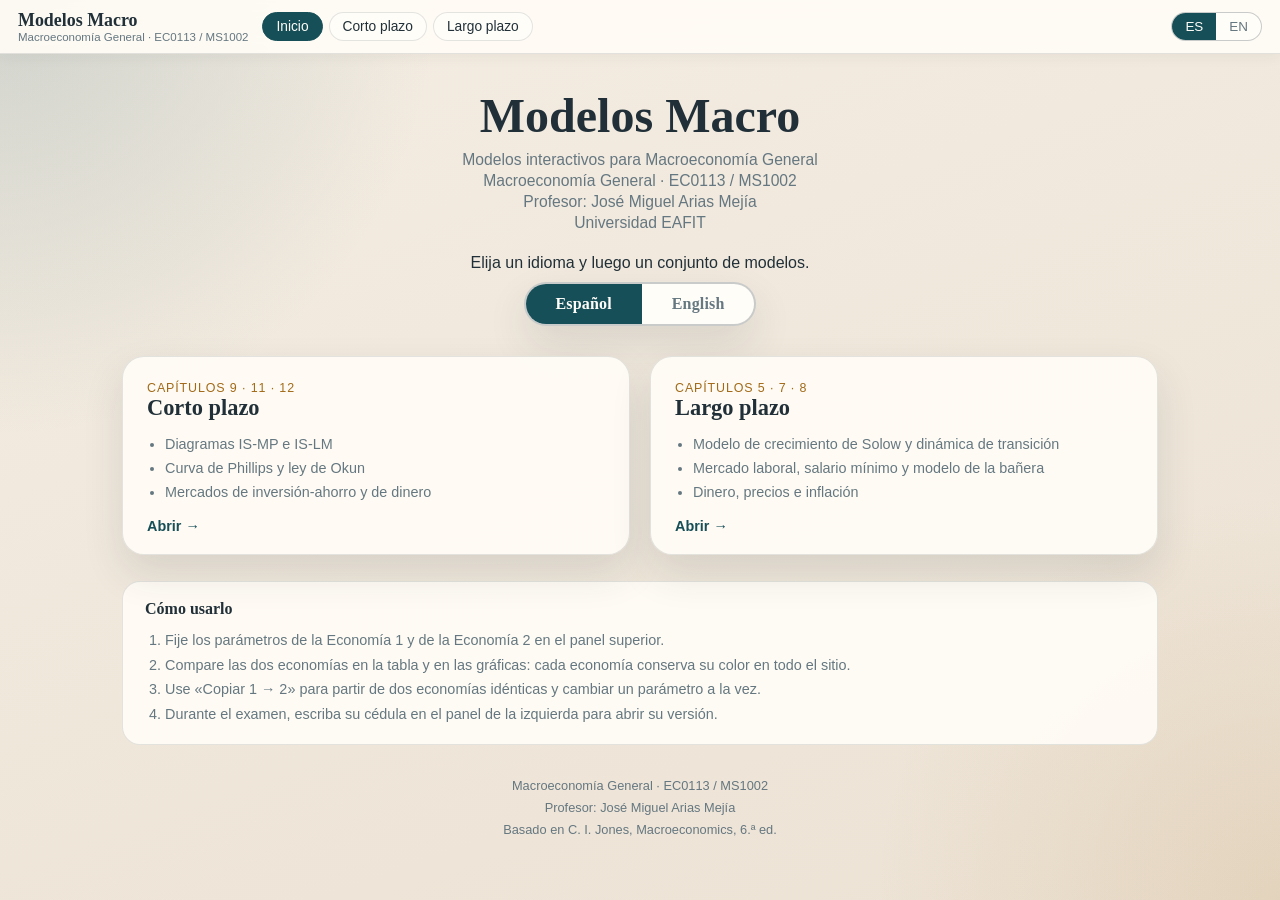
<file: index.html>
<!DOCTYPE html>
<html lang="es">
<head>
<meta charset="utf-8">
<meta name="viewport" content="width=device-width, initial-scale=1">
<title>Macro Models · Macroeconomía General</title>
<meta name="description" content="Modelos macroeconómicos interactivos de corto y largo plazo — Macroeconomía General, Universidad EAFIT.">
<link rel="icon" href="data:image/svg+xml,%3Csvg xmlns='http://www.w3.org/2000/svg' viewBox='0 0 32 32'%3E%3Crect width='32' height='32' rx='7' fill='%23174f58'/%3E%3Cpath d='M6 23L13 15L18 19L26 9' stroke='%23f4ede3' stroke-width='2.6' fill='none' stroke-linecap='round' stroke-linejoin='round'/%3E%3C/svg%3E">
<link rel="stylesheet" href="assets/css/app.css">
</head>
<body>

<header class="appbar">
  <a class="brand" href="index.html">
    <span data-i18n="site.name">Macro Models</span>
    <small data-i18n="site.course"></small>
  </a>
  <nav class="navpills">
    <a href="index.html" data-nav="home" data-i18n="nav.home"></a>
    <a href="short-run.html" data-nav="shortrun" data-i18n="nav.shortrun"></a>
    <a href="long-run.html" data-nav="longrun" data-i18n="nav.longrun"></a>
  </nav>
  <span class="spacer"></span>
  <div id="lang-host" data-lang-host="small"></div>
</header>

<main class="landing">
  <section class="hero">
    <h1 data-i18n="landing.title"></h1>
    <div class="sub">
      <div data-i18n="landing.tagline"></div>
      <div data-i18n="site.course"></div>
      <div data-i18n="site.prof"></div>
      <div data-i18n="site.univ"></div>
    </div>
    <div class="lang">
      <span data-i18n="landing.pick"></span>
      <div id="lang-host-hero" data-lang-host="big"></div>
    </div>
  </section>

  <section class="choice">
    <a href="short-run.html">
      <div class="chapters" data-i18n="landing.shortrun.chapters"></div>
      <h2 data-i18n="landing.shortrun.title"></h2>
      <ul>
        <li data-i18n="landing.shortrun.i1"></li>
        <li data-i18n="landing.shortrun.i2"></li>
        <li data-i18n="landing.shortrun.i3"></li>
      </ul>
      <div class="go" data-i18n="landing.open"></div>
    </a>
    <a href="long-run.html">
      <div class="chapters" data-i18n="landing.longrun.chapters"></div>
      <h2 data-i18n="landing.longrun.title"></h2>
      <ul>
        <li data-i18n="landing.longrun.i1"></li>
        <li data-i18n="landing.longrun.i2"></li>
        <li data-i18n="landing.longrun.i3"></li>
      </ul>
      <div class="go" data-i18n="landing.open"></div>
    </a>
  </section>

  <section class="howto">
    <h3 data-i18n="landing.howto"></h3>
    <ol>
      <li data-i18n="landing.h1"></li>
      <li data-i18n="landing.h2"></li>
      <li data-i18n="landing.h3"></li>
      <li data-i18n="landing.h4"></li>
    </ol>
  </section>

  <footer class="foot">
    <div data-i18n="site.course"></div>
    <div data-i18n="site.prof"></div>
    <div data-i18n="site.book"></div>
  </footer>
</main>

<script type="module">
  import { buildChrome } from './assets/js/app.js';
  buildChrome('home');
  import('./assets/js/i18n.js').then(({ onLangChange }) => onLangChange(() => buildChrome('home')));
</script>
</body>
</html>
</file>
<file: assets/css/app.css>
/* ==========================================================================
   Macro Models — General Macroeconomics (EC0113 / MS1002), Universidad EAFIT
   Visual language inherited from the Short-Run Macro site (warm paper, serif
   headings, soft cards) so both tools feel like one course resource.
   ========================================================================== */

:root {
  --bg: #efe7db;
  --panel: rgba(255, 252, 246, 0.94);
  --panel-strong: #fffdf8;
  --border: rgba(62, 73, 82, 0.14);
  --border-strong: rgba(62, 73, 82, 0.28);
  --ink: #213038;
  --muted: #657780;
  --accent: #174f58;
  --accent-soft: #d4e6df;
  --e1: #2b63d9;          /* Economy 1 */
  --e2: #cc5a43;          /* Economy 2 */
  --green: #1f8b6d;
  --gold: #a26a18;
  --danger: #9d2f21;
  --shadow: 0 18px 40px rgba(33, 48, 56, 0.12);
  --radius: 18px;
  --plot-bg: #fffaf2;
}

* { box-sizing: border-box; }

html, body { height: 100%; }

body {
  margin: 0;
  color: var(--ink);
  font-family: "Trebuchet MS", "Gill Sans", "Segoe UI", sans-serif;
  background:
    radial-gradient(circle at top left, rgba(23, 79, 88, 0.16), transparent 28%),
    radial-gradient(circle at bottom right, rgba(162, 106, 24, 0.12), transparent 26%),
    linear-gradient(160deg, #f4ede3 0%, #ece2d4 100%);
  background-attachment: fixed;
}

h1, h2, h3 { font-family: Georgia, "Times New Roman", serif; font-weight: 700; }

a { color: var(--accent); }

/* ------------------------------------------------------------------ header */
.appbar {
  position: sticky;
  top: 0;
  z-index: 40;
  display: flex;
  align-items: center;
  gap: 14px;
  flex-wrap: wrap;
  padding: 10px 18px;
  border-bottom: 1px solid var(--border);
  background: rgba(255, 252, 246, 0.93);
  backdrop-filter: blur(8px);
  box-shadow: 0 2px 14px rgba(33, 48, 56, 0.06);
}

.appbar .brand {
  font-family: Georgia, "Times New Roman", serif;
  font-size: 1.12rem;
  font-weight: 700;
  text-decoration: none;
  color: var(--ink);
  white-space: nowrap;
}

.appbar .brand small {
  display: block;
  font-family: "Trebuchet MS", sans-serif;
  font-size: 0.72rem;
  font-weight: 400;
  color: var(--muted);
}

.appbar .spacer { flex: 1 1 auto; }

.navpills { display: flex; gap: 6px; }

.navpills a {
  padding: 6px 13px;
  border-radius: 999px;
  border: 1px solid var(--border);
  background: var(--panel-strong);
  color: var(--ink);
  text-decoration: none;
  font-size: 0.86rem;
  transition: background 120ms, color 120ms, border-color 120ms;
}

.navpills a:hover { border-color: var(--border-strong); }
.navpills a[aria-current="page"] { background: var(--accent); border-color: var(--accent); color: #fffdf8; }

.segmented {
  display: inline-flex;
  border: 1px solid var(--border-strong);
  border-radius: 999px;
  overflow: hidden;
  background: var(--panel-strong);
}

.segmented button {
  border: 0;
  background: transparent;
  padding: 6px 13px;
  font: inherit;
  font-size: 0.84rem;
  color: var(--muted);
  cursor: pointer;
}

.segmented button[aria-pressed="true"] { background: var(--accent); color: #fffdf8; }

/* ------------------------------------------------------------------ buttons */
.btn {
  border: 1px solid var(--border-strong);
  border-radius: 10px;
  background: var(--panel-strong);
  color: var(--ink);
  font: inherit;
  font-size: 0.84rem;
  padding: 6px 12px;
  cursor: pointer;
  transition: background 120ms, border-color 120ms, transform 80ms;
}

.btn:hover { background: #fff; border-color: var(--accent); }
.btn:active { transform: translateY(1px); }
.btn:disabled { opacity: 0.45; cursor: not-allowed; }
.btn.primary { background: var(--accent); border-color: var(--accent); color: #fffdf8; }
.btn.primary:hover { background: #10404a; }
.btn.tiny { padding: 3px 9px; font-size: 0.76rem; border-radius: 8px; }

:focus-visible { outline: 2px solid var(--accent); outline-offset: 2px; }

/* ------------------------------------------------------------------ layout */
.split {
  display: grid;
  grid-template-columns: minmax(320px, var(--exam-w, 40%)) 8px minmax(0, 1fr);
  align-items: stretch;
  min-height: calc(100vh - 56px);
}

/* Collapsed: hiding the first two items would otherwise auto-place the models
   pane into column 1, so the grid must drop to a single full-width column. */
.split.collapsed { grid-template-columns: minmax(0, 1fr); }
.split.collapsed .exam-pane,
.split.collapsed .gutter { display: none; }

.gutter {
  cursor: col-resize;
  background: linear-gradient(180deg, transparent, var(--border-strong), transparent);
  border: 0;
  padding: 0;
}

.gutter:hover { background: var(--accent); }

.exam-pane {
  display: flex;
  flex-direction: column;
  min-width: 0;
  border-right: 1px solid var(--border);
  background: rgba(255, 252, 246, 0.55);
}

.models-pane {
  min-width: 0;
  padding: 16px 18px 42px;
  overflow-x: hidden;
}

@media (max-width: 980px) {
  .split, .split.collapsed { grid-template-columns: minmax(0, 1fr); }
  .gutter { display: none; }
  .exam-pane { border-right: 0; border-bottom: 1px solid var(--border); min-height: 70vh; }
}

/* ------------------------------------------------------------------- cards */
.card {
  border: 1px solid var(--border);
  border-radius: var(--radius);
  background: var(--panel);
  box-shadow: var(--shadow);
  margin-bottom: 16px;
  overflow: hidden;
}

.card-head {
  display: flex;
  align-items: center;
  gap: 10px;
  flex-wrap: wrap;
  padding: 11px 16px;
  border-bottom: 1px solid var(--border);
  background: linear-gradient(140deg, rgba(255, 252, 246, 0.98), rgba(247, 242, 234, 0.9));
}

.card-head h2 { margin: 0; font-size: 1.02rem; }
.card-head h3 { margin: 0; font-size: 0.94rem; }
.card-head .spacer { flex: 1 1 auto; }
.card-body { padding: 14px 16px 16px; }

/* -------------------------------------------------------- parameters panel */
.actions { display: flex; flex-wrap: wrap; gap: 8px; align-items: center; }
.actions input[type="text"] { width: 130px; }

input[type="text"], input[type="number"], input[type="password"], select {
  font: inherit;
  font-size: 0.85rem;
  padding: 5px 8px;
  border: 1px solid var(--border-strong);
  border-radius: 8px;
  background: var(--panel-strong);
  color: var(--ink);
}

.param-groups {
  display: grid;
  grid-template-columns: repeat(auto-fit, minmax(min(330px, 100%), 1fr));
  gap: 8px 22px;
}

.param-group > h3 {
  margin: 12px 0 4px;
  font-size: 0.82rem;
  text-transform: uppercase;
  letter-spacing: 0.07em;
  color: var(--accent);
  font-family: "Trebuchet MS", sans-serif;
}

.param-head, .param-row {
  display: grid;
  grid-template-columns: minmax(0, 1fr) 92px 92px;
  gap: 8px;
  align-items: center;
}

.param-head {
  padding: 4px 0 5px;
  border-bottom: 1px solid var(--border);
  font-size: 0.76rem;
  text-transform: uppercase;
  letter-spacing: 0.05em;
  color: var(--muted);
}

.param-head .e1 { color: var(--e1); font-weight: 700; }
.param-head .e2 { color: var(--e2); font-weight: 700; }
.param-head span:not(:first-child) { text-align: center; }

.param-row { padding: 2px 0; }
.param-row + .param-row { border-top: 1px dashed rgba(62, 73, 82, 0.09); }
.param-row .sym { display: flex; align-items: baseline; gap: 8px; min-width: 0; }
.param-row .sym .katex { font-size: 1em; }
.param-row .sym .desc {
  font-size: 0.76rem;
  color: var(--muted);
  overflow: hidden;
  text-overflow: ellipsis;
  white-space: nowrap;
}
.param-row input { width: 100%; text-align: right; font-variant-numeric: tabular-nums; }
.param-row input.e1 { border-color: rgba(43, 99, 217, 0.45); }
.param-row input.e2 { border-color: rgba(204, 90, 67, 0.45); }
.param-row .unit { font-size: 0.74rem; color: var(--muted); }

/* ------------------------------------------------------------------ tables */
.table-wrap { overflow-x: auto; }

table.data {
  width: 100%;
  border-collapse: collapse;
  font-size: 0.86rem;
  font-variant-numeric: tabular-nums;
  background: var(--panel-strong);
}

table.data th, table.data td {
  padding: 6px 10px;
  border-bottom: 1px solid var(--border);
  text-align: right;
  white-space: nowrap;
}

table.data th:first-child, table.data td:first-child { text-align: left; }
table.data thead th { background: rgba(212, 230, 223, 0.5); font-weight: 700; }
table.data thead th.e1 { color: var(--e1); }
table.data thead th.e2 { color: var(--e2); }
table.data tr.group td {
  background: rgba(212, 230, 223, 0.34);
  font-weight: 700;
  color: var(--accent);
  text-align: left;
  font-size: 0.8rem;
  text-transform: uppercase;
  letter-spacing: 0.05em;
}
table.data tbody tr:hover td { background: rgba(212, 230, 223, 0.18); }
table.data td.pos { color: var(--green); }
table.data td.neg { color: var(--danger); }

/* ------------------------------------------------------------------- plots */
.plot-grid { display: grid; grid-template-columns: repeat(auto-fit, minmax(min(400px, 100%), 1fr)); gap: 16px; }
.plot-grid .card { margin-bottom: 0; }
.plot-frame { width: 100%; height: 340px; }
.group-title {
  grid-column: 1 / -1;
  margin: 10px 0 0;
  font-family: Georgia, serif;
  font-size: 1.06rem;
  color: var(--accent);
  border-bottom: 2px solid var(--accent-soft);
  padding-bottom: 5px;
}

/* --------------------------------------------------------------- equations */
.equations { display: grid; gap: 8px; }

.equation {
  border: 1px solid var(--border);
  border-radius: 12px;
  background: var(--panel-strong);
  padding: 8px 14px;
  overflow-x: auto;
}

.equation .eqname {
  display: block;
  font-size: 0.74rem;
  text-transform: uppercase;
  letter-spacing: 0.06em;
  color: var(--accent);
  margin-bottom: 2px;
}

.eqgroup {
  margin: 12px 0 2px;
  font-family: Georgia, serif;
  font-size: 1rem;
  color: var(--accent);
}

/* ------------------------------------------------------------ exam viewer */
.exam-head {
  display: flex;
  align-items: center;
  gap: 8px;
  flex-wrap: wrap;
  padding: 9px 14px;
  border-bottom: 1px solid var(--border);
  background: rgba(255, 252, 246, 0.9);
}

.exam-head h2 { margin: 0; font-size: 0.98rem; }
.exam-head .spacer { flex: 1 1 auto; }

.exam-body {
  flex: 1 1 auto;
  overflow: auto;
  padding: 16px;
  display: flex;
  flex-direction: column;
  align-items: center;
  gap: 14px;
  background: rgba(238, 232, 222, 0.5);
}

.gate {
  max-width: 430px;
  margin: 6vh auto;
  text-align: center;
  border: 1px solid var(--border);
  border-radius: var(--radius);
  background: var(--panel-strong);
  box-shadow: var(--shadow);
  padding: 26px 24px;
}

.gate h3 { margin: 0 0 6px; font-size: 1.16rem; }
.gate p { color: var(--muted); font-size: 0.88rem; line-height: 1.5; margin: 0 0 16px; }
.gate form { display: flex; gap: 8px; justify-content: center; }
.gate input { flex: 1 1 auto; text-align: center; letter-spacing: 0.08em; font-size: 1rem; }

.gate .msg { margin-top: 13px; font-size: 0.86rem; min-height: 1.2em; }
.gate .msg.err { color: var(--danger); }
.gate .msg.ok { color: var(--green); }

.notice {
  max-width: 460px;
  margin: 6vh auto;
  text-align: center;
  border: 1px dashed var(--border-strong);
  border-radius: var(--radius);
  background: var(--panel-strong);
  padding: 34px 26px;
  color: var(--muted);
}

.notice .big {
  font-family: Georgia, serif;
  font-size: 1.22rem;
  color: var(--ink);
  margin-bottom: 10px;
}

.notice .stamp {
  display: inline-block;
  margin-bottom: 16px;
  padding: 6px 14px;
  border: 2px solid var(--danger);
  border-radius: 8px;
  color: var(--danger);
  font-weight: 700;
  letter-spacing: 0.05em;
  transform: rotate(-3deg);
}

/* Rendered exam pages: raster canvases, never selectable, never printable. */
.exam-page {
  position: relative;
  width: 100%;
  max-width: 860px;
  box-shadow: 0 6px 22px rgba(33, 48, 56, 0.18);
  background: #fff;
  border-radius: 4px;
  overflow: hidden;
}

.exam-page canvas { display: block; width: 100%; height: auto; }
/* The watermark is painted into the bitmap by exam.js, not overlaid here,
   so a page lifted off the canvas still carries the student ID. */

.noselect {
  user-select: none;
  -webkit-user-select: none;
  -webkit-touch-callout: none;
}

.exam-body img, .exam-body canvas { -webkit-user-drag: none; }

/* --------------------------------------------------------------- landing */
.landing { max-width: 1080px; margin: 0 auto; padding: 34px 22px 60px; }

.hero { text-align: center; margin-bottom: 30px; }
.hero h1 { margin: 0 0 8px; font-size: clamp(2rem, 4vw, 3rem); }
.hero .sub { color: var(--muted); display: grid; gap: 3px; font-size: 0.98rem; }
.hero .lang {
  margin-top: 22px;
  display: flex;
  flex-direction: column;
  align-items: center;
  gap: 10px;
}

/* Big language switch in the middle of the landing page: the header one is easy
   to miss in the top-right corner. */
.segmented.big { border-width: 2px; box-shadow: var(--shadow); }
.segmented.big button {
  padding: 11px 30px;
  font-size: 1rem;
  font-family: Georgia, "Times New Roman", serif;
  font-weight: 700;
  letter-spacing: 0.01em;
}

.choice { display: grid; grid-template-columns: repeat(auto-fit, minmax(min(310px, 100%), 1fr)); gap: 20px; }

.choice a {
  display: block;
  text-decoration: none;
  color: inherit;
  border: 1px solid var(--border);
  border-radius: 22px;
  background: var(--panel);
  box-shadow: var(--shadow);
  padding: 24px 24px 20px;
  transition: transform 140ms, box-shadow 140ms, border-color 140ms;
}

.choice a:hover {
  transform: translateY(-3px);
  border-color: var(--accent);
  box-shadow: 0 22px 46px rgba(33, 48, 56, 0.18);
}

.choice h2 { margin: 0 0 4px; font-size: 1.4rem; }
.choice .chapters { font-size: 0.78rem; text-transform: uppercase; letter-spacing: 0.07em; color: var(--gold); }
.choice ul { margin: 12px 0 0; padding-left: 18px; color: var(--muted); font-size: 0.9rem; line-height: 1.65; }
.choice .go { margin-top: 14px; font-weight: 700; color: var(--accent); font-size: 0.9rem; }

.howto {
  margin-top: 26px;
  border: 1px solid var(--border);
  border-radius: 18px;
  background: var(--panel);
  padding: 18px 22px;
}

.howto h3 { margin: 0 0 10px; font-size: 1rem; }
.howto ol { margin: 0; padding-left: 20px; color: var(--muted); font-size: 0.9rem; line-height: 1.7; }

.foot {
  margin-top: 30px;
  text-align: center;
  color: var(--muted);
  font-size: 0.8rem;
  line-height: 1.7;
}

/* ------------------------------------------------------------------ print */
@media print {
  body::after {
    content: "";
    position: fixed;
    inset: 0;
    background: #fff;
    z-index: 99999;
  }
  .exam-pane, .exam-body, .exam-page { display: none !important; }
}
</file>
